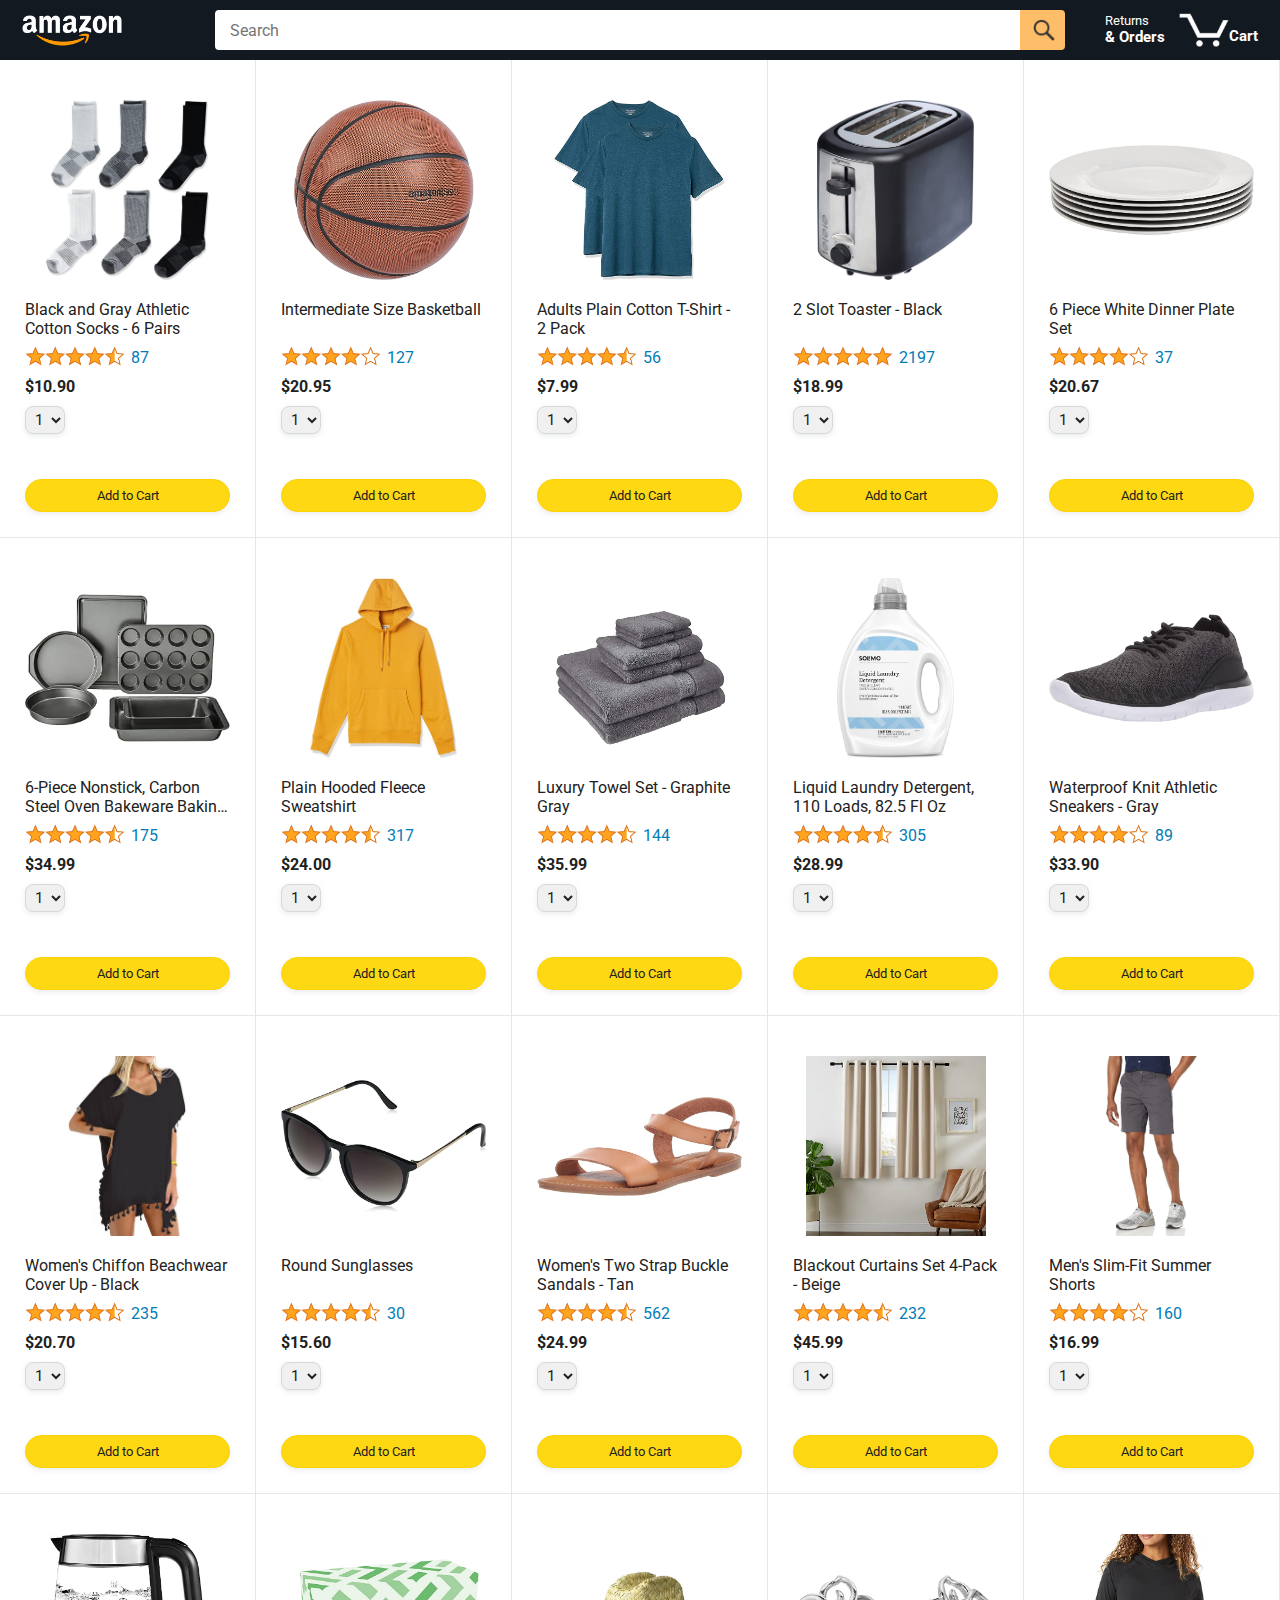
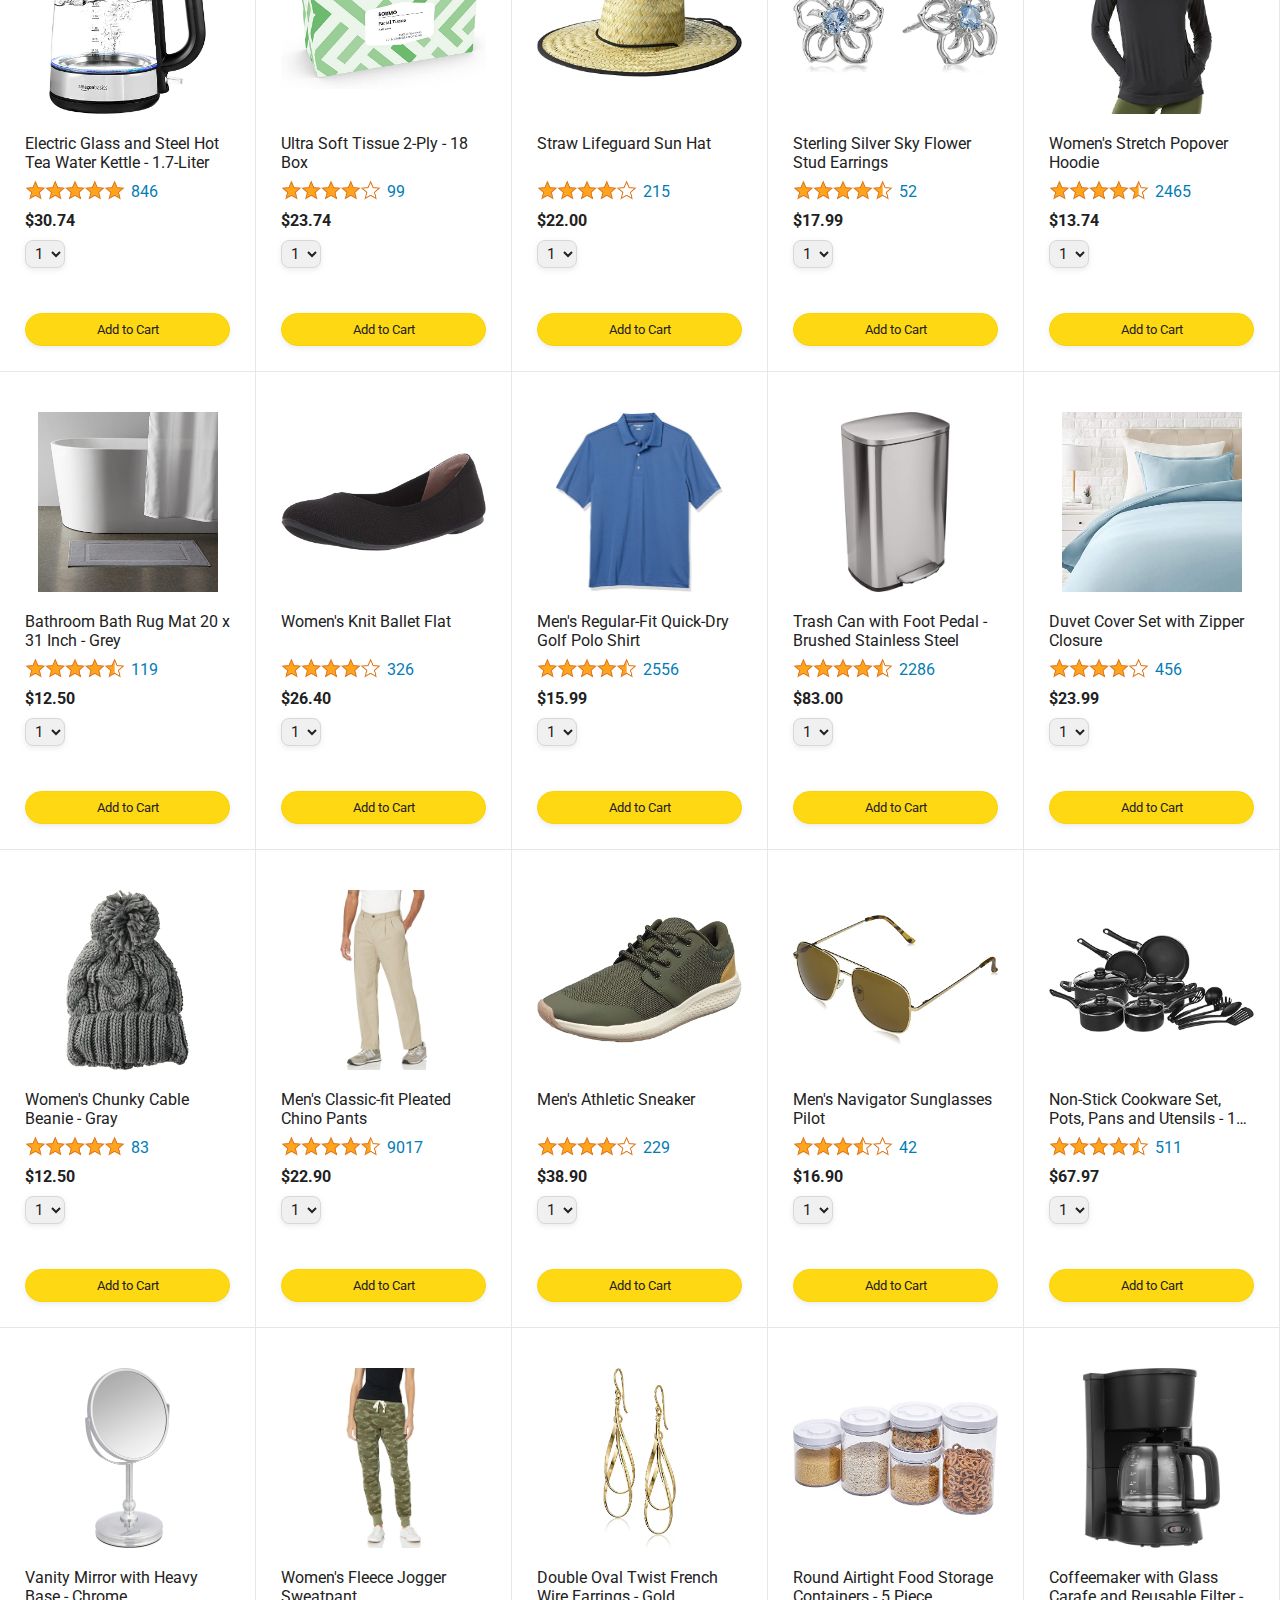
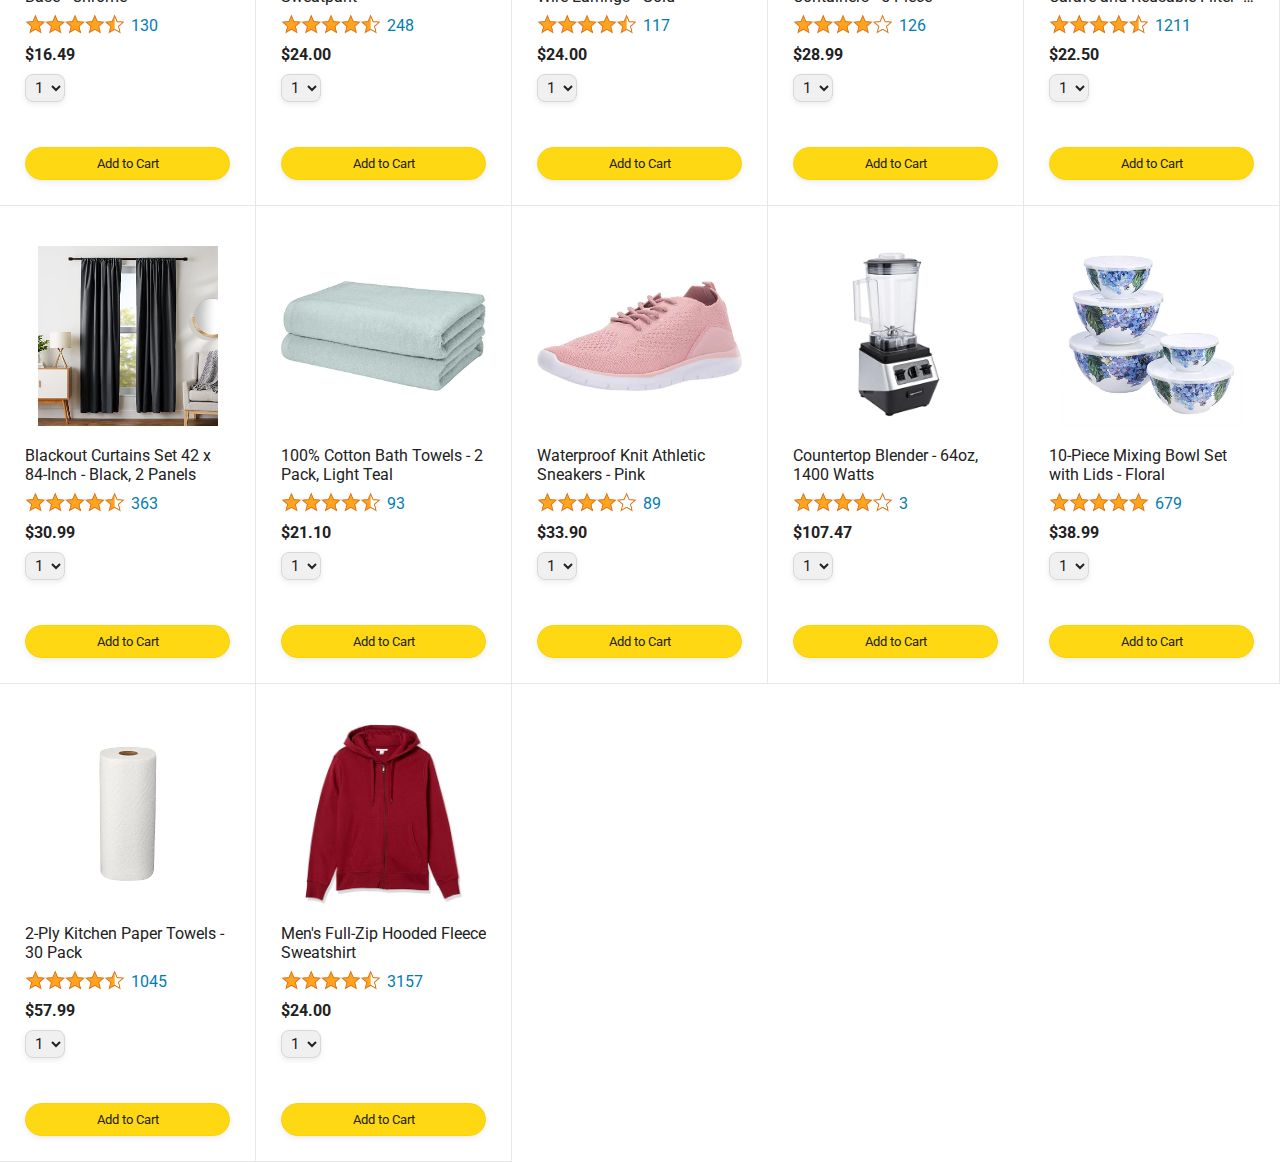
<file: index.html>
<!DOCTYPE html>
<html>
  <head>
    <title>Amazon Project</title>

    <!-- This code is needed for responsive design to work.
      (Responsive design = make the website look good on
      smaller screen sizes like a phone or a tablet). -->
    <meta name="viewport" content="width=device-width, initial-scale=1">
    <link rel="shortcut icon" href="images/amazon-mobile-logo.png" type="image/x-icon">

    <!-- Load a font called Roboto from Google Fonts. -->
    <link rel="preconnect" href="https://fonts.googleapis.com">
    <link rel="preconnect" href="https://fonts.gstatic.com" crossorigin>
    <link href="https://fonts.googleapis.com/css2?family=Roboto:wght@400;500;700&display=swap" rel="stylesheet">

    <!-- Here are the CSS files for this page. -->
    <link rel="stylesheet" href="styles/shared/general.css">
    <link rel="stylesheet" href="styles/shared/amazon-header.css">
    <link rel="stylesheet" href="styles/pages/amazon.css">
  </head>
  <body>
    <div class="amazon-header">
      <div class="amazon-header-left-section">
        <a href="index.html" class="header-link">
          <img class="amazon-logo"
            src="images/amazon-logo-white.png">
          <img class="amazon-mobile-logo"
            src="images/amazon-mobile-logo-white.png">
        </a>
      </div>

      <div class="amazon-header-middle-section">
        <input class="search-bar" type="text" placeholder="Search">

        <button class="search-button">
          <img class="search-icon" src="images/icons/search-icon.png">
        </button>
      </div>

      <div class="amazon-header-right-section">
        <a class="orders-link header-link" href="orders.html">
          <span class="returns-text">Returns</span>
          <span class="orders-text">& Orders</span>
        </a>

        <a class="cart-link header-link" href="checkout.html">
          <img class="cart-icon" src="images/icons/cart-icon.png">
          <div class="cart-quantity"></div>
          <div class="cart-text">Cart</div>
        </a>
      </div>
    </div>
    
    <div class="main">
      <div class="products-grid">
      </div>
    </div>

    <script src="data/products.js"></script>
    <script src="data/cart.js"></script>
    <script src="scripts/amazon.js"></script>
  </body>
</html>
</file>
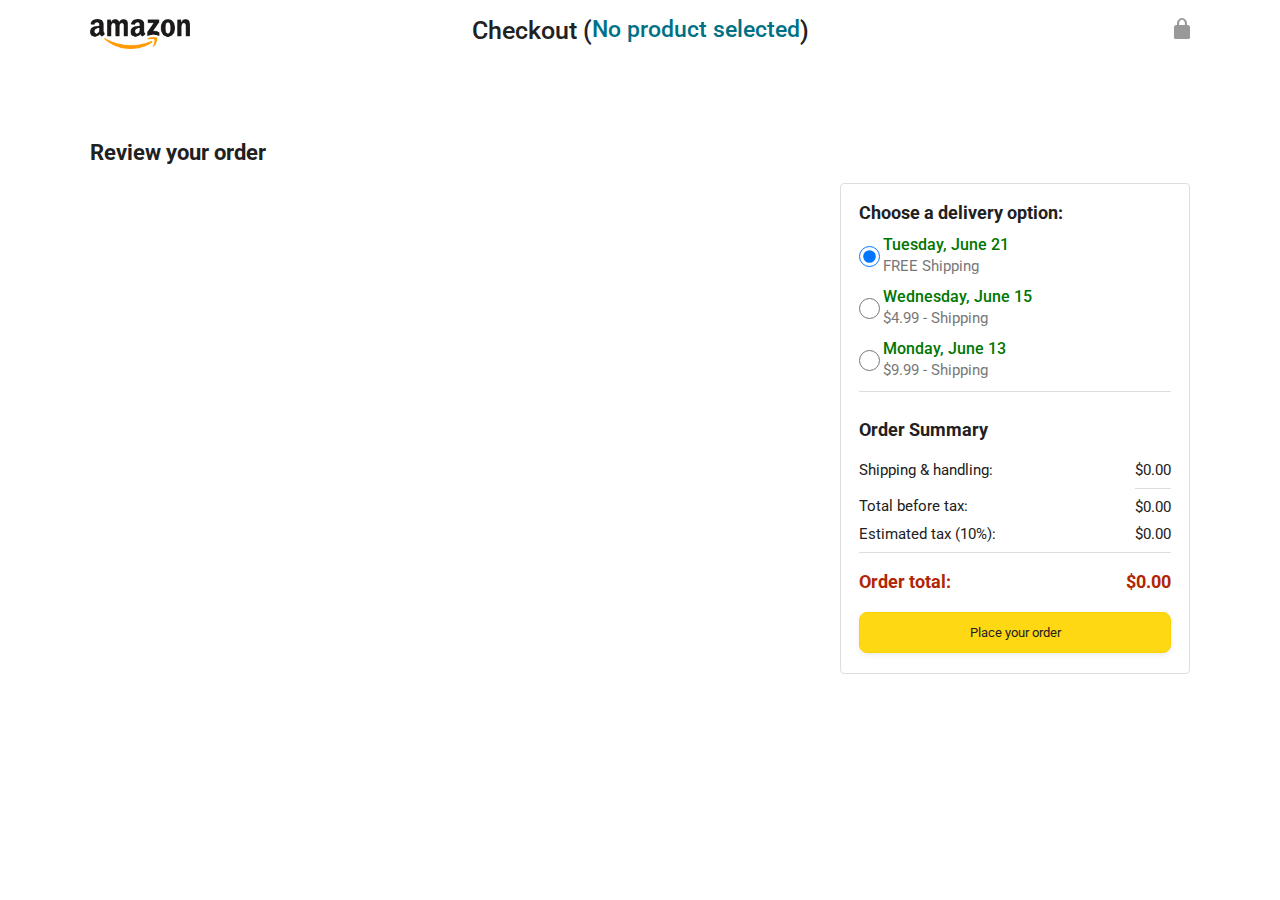
<file: checkout.html>
<!DOCTYPE html>
<html>
  <head>
    <title>Checkout</title>

    <!-- This code is needed for responsive design to work.
      (Responsive design = make the website look good on
      smaller screen sizes like a phone or a tablet). -->
    <meta name="viewport" content="width=device-width, initial-scale=1">
    <link rel="shortcut icon" href="images/amazon-mobile-logo.png" type="image/x-icon">

    <!-- Load a font called Roboto from Google Fonts. -->
    <link rel="preconnect" href="https://fonts.googleapis.com">
    <link rel="preconnect" href="https://fonts.gstatic.com" crossorigin>
    <link href="https://fonts.googleapis.com/css2?family=Roboto:wght@400;500;700&display=swap" rel="stylesheet">

    <!-- Here are the CSS files for this page. -->
    <link rel="stylesheet" href="styles/shared/general.css">
    <link rel="stylesheet" href="styles/pages/checkout/checkout-header.css">
    <link rel="stylesheet" href="styles/pages/checkout/checkout.css">
  </head>
  <body>

    <div class="checkout-header">
      <div class="header-content">
        <div class="checkout-header-left-section">
          <a href="index.html">
            <img class="amazon-logo" src="images/amazon-logo.png">
            <img class="amazon-mobile-logo" src="images/amazon-mobile-logo.png">
          </a>
        </div>

        <div class="checkout-header-middle-section">
          Checkout (<a class="return-to-home-link"
            href="index.html">No product selected</a>)
        </div>

        <div class="checkout-header-right-section">
          <img src="images/icons/checkout-lock-icon.png">
        </div>
      </div>
    </div>

    <div class="main">
      <div class="page-title">Review your order</div>

      <div class="checkout-grid">
        <div class="order-summary">
        </div>

        <div class="payment-summary">


          <div class="delivery-options">
            <div class="payment-summary-title">
              Choose a delivery option:
            </div>
            <div class="delivery-option">
              <input type="radio" checked
                class="delivery-option-input"
                name="delivery-option-1">
              <div>
                <div class="delivery-option-date day7">
                  Tuesday, June 21
                </div>
                <div class="delivery-option-price">
                  FREE Shipping
                </div>
              </div>
            </div>
            <div class="delivery-option">
              <input type="radio"
                class="delivery-option-input"
                name="delivery-option-2">
              <div>
                <div class="delivery-option-date day3">
                  Wednesday, June 15
                </div>
                <div class="delivery-option-price">
                  $4.99 - Shipping
                </div>
              </div>
            </div>
            <div class="delivery-option">
              <input type="radio"
                class="delivery-option-input"
                name="delivery-option-3">
              <div>
                <div class="delivery-option-date day1">
                  Monday, June 13
                </div>
                <div class="delivery-option-price">
                  $9.99 - Shipping
                </div>
              </div>
            </div>
          </div>

          <div class="payment-summary-row total-row"></div>

          <div class="payment-summary-title">
            Order Summary
          </div>

          <div class="payment-summary-row">
            <div class="items"></div>
            <div class="payment-summary-money"></div>
          </div>

          <div class="payment-summary-row">
            <div>Shipping &amp; handling:</div>
            <div class="Shipping-and-handling">$0.00</div>
          </div>

          <div class="payment-summary-row subtotal-row">
            <div>Total before tax:</div>
            <div class="payment-summary-money before-tax">$0.00</div>
          </div>

          <div class="payment-summary-row">
            <div>Estimated tax (10%):</div>
            <div class="payment-summary-money estimated-tax">$0.00</div>
          </div>

          <div class="payment-summary-row total-row">
            <div>Order total:</div>
            <div class="payment-summary-money order-total">$0.00</div>
          </div>

          <button class="place-order-button button-primary">
            Place your order
          </button>
        </div>

      </div>
    </div>

    <script src="data/cart.js"></script>
    <script src="data/products.js"></script>
    <script src="https://momentjs.com/downloads/moment.js"></script>
    <script src="scripts/checkout.js"></script>
</body>
</html>
</file>
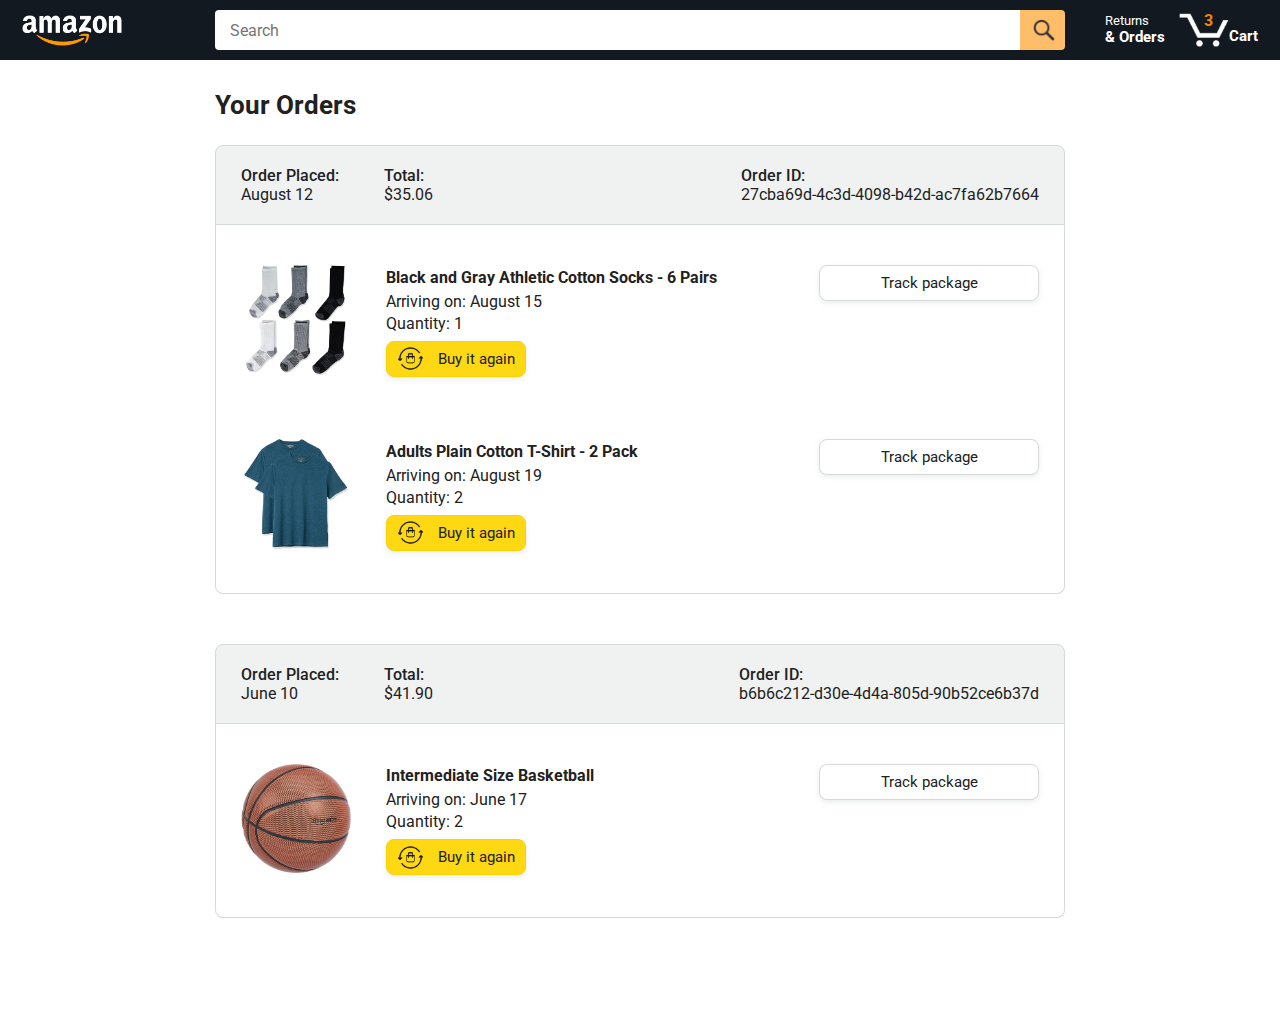
<file: orders.html>
<!DOCTYPE html>
<html>
  <head>
    <title>Orders</title>

    <!-- This code is needed for responsive design to work.
      (Responsive design = make the website look good on
      smaller screen sizes like a phone or a tablet). -->
    <meta name="viewport" content="width=device-width, initial-scale=1">
    <link rel="shortcut icon" href="images/amazon-mobile-logo.png" type="image/x-icon">

    <!-- Load a font called Roboto from Google Fonts. -->
    <link rel="preconnect" href="https://fonts.googleapis.com">
    <link rel="preconnect" href="https://fonts.gstatic.com" crossorigin>
    <link href="https://fonts.googleapis.com/css2?family=Roboto:wght@400;500;700&display=swap" rel="stylesheet">

    <!-- Here are the CSS files for this page. -->
    <link rel="stylesheet" href="styles/shared/general.css">
    <link rel="stylesheet" href="styles/shared/amazon-header.css">
    <link rel="stylesheet" href="styles/pages/orders.css">
  </head>
  <body>
    <div class="amazon-header">
      <div class="amazon-header-left-section">
        <a href="index.html" class="header-link">
          <img class="amazon-logo"
            src="images/amazon-logo-white.png">
          <img class="amazon-mobile-logo"
            src="images/amazon-mobile-logo-white.png">
        </a>
      </div>

      <div class="amazon-header-middle-section">
        <input class="search-bar" type="text" placeholder="Search">

        <button class="search-button">
          <img class="search-icon" src="images/icons/search-icon.png">
        </button>
      </div>

      <div class="amazon-header-right-section">
        <a class="orders-link header-link" href="orders.html">
          <span class="returns-text">Returns</span>
          <span class="orders-text">& Orders</span>
        </a>

        <a class="cart-link header-link" href="checkout.html">
          <img class="cart-icon" src="images/icons/cart-icon.png">
          <div class="cart-quantity">3</div>
          <div class="cart-text">Cart</div>
        </a>
      </div>
    </div>

    <div class="main">
      <div class="page-title">Your Orders</div>

      <div class="orders-grid">
        <div class="order-container">
          
          <div class="order-header">
            <div class="order-header-left-section">
              <div class="order-date">
                <div class="order-header-label">Order Placed:</div>
                <div>August 12</div>
              </div>
              <div class="order-total">
                <div class="order-header-label">Total:</div>
                <div>$35.06</div>
              </div>
            </div>

            <div class="order-header-right-section">
              <div class="order-header-label">Order ID:</div>
              <div>27cba69d-4c3d-4098-b42d-ac7fa62b7664</div>
            </div>
          </div>

          <div class="order-details-grid">
            <div class="product-image-container">
              <img src="images/products/athletic-cotton-socks-6-pairs.jpg">
            </div>

            <div class="product-details">
              <div class="product-name">
                Black and Gray Athletic Cotton Socks - 6 Pairs
              </div>
              <div class="product-delivery-date">
                Arriving on: August 15
              </div>
              <div class="product-quantity">
                Quantity: 1
              </div>
              <button class="buy-again-button button-primary">
                <img class="buy-again-icon" src="images/icons/buy-again.png">
                <span class="buy-again-message">Buy it again</span>
              </button>
            </div>

            <div class="product-actions">
              <a href="tracking.html">
                <button class="track-package-button button-secondary">
                  Track package
                </button>
              </a>
            </div>

            <div class="product-image-container">
              <img src="images/products/adults-plain-cotton-tshirt-2-pack-teal.jpg">
            </div>

            <div class="product-details">
              <div class="product-name">
                Adults Plain Cotton T-Shirt - 2 Pack
              </div>
              <div class="product-delivery-date">
                Arriving on: August 19
              </div>
              <div class="product-quantity">
                Quantity: 2
              </div>
              <button class="buy-again-button button-primary">
                <img class="buy-again-icon" src="images/icons/buy-again.png">
                <span class="buy-again-message">Buy it again</span>
              </button>
            </div>

            <div class="product-actions">
              <a href="tracking.html">
                <button class="track-package-button button-secondary">
                  Track package
                </button>
              </a>
            </div>
          </div>
        </div>

        <div class="order-container">

          <div class="order-header">
            <div class="order-header-left-section">
              <div class="order-date">
                <div class="order-header-label">Order Placed:</div>
                <div>June 10</div>
              </div>
              <div class="order-total">
                <div class="order-header-label">Total:</div>
                <div>$41.90</div>
              </div>
            </div>

            <div class="order-header-right-section">
              <div class="order-header-label">Order ID:</div>
              <div>b6b6c212-d30e-4d4a-805d-90b52ce6b37d</div>
            </div>
          </div>

          <div class="order-details-grid">
            <div class="product-image-container">
              <img src="images/products/intermediate-composite-basketball.jpg">
            </div>

            <div class="product-details">
              <div class="product-name">
                Intermediate Size Basketball
              </div>
              <div class="product-delivery-date">
                Arriving on: June 17
              </div>
              <div class="product-quantity">
                Quantity: 2
              </div>
              <button class="buy-again-button button-primary">
                <img class="buy-again-icon" src="images/icons/buy-again.png">
                <span class="buy-again-message">Buy it again</span>
              </button>
            </div>

            <div class="product-actions">
              <a href="tracking.html">
                <button class="track-package-button button-secondary">
                  Track package
                </button>
              </a>
            </div>
          </div>
        </div>
      </div>
    </div>
  </body>
</html>
</file>
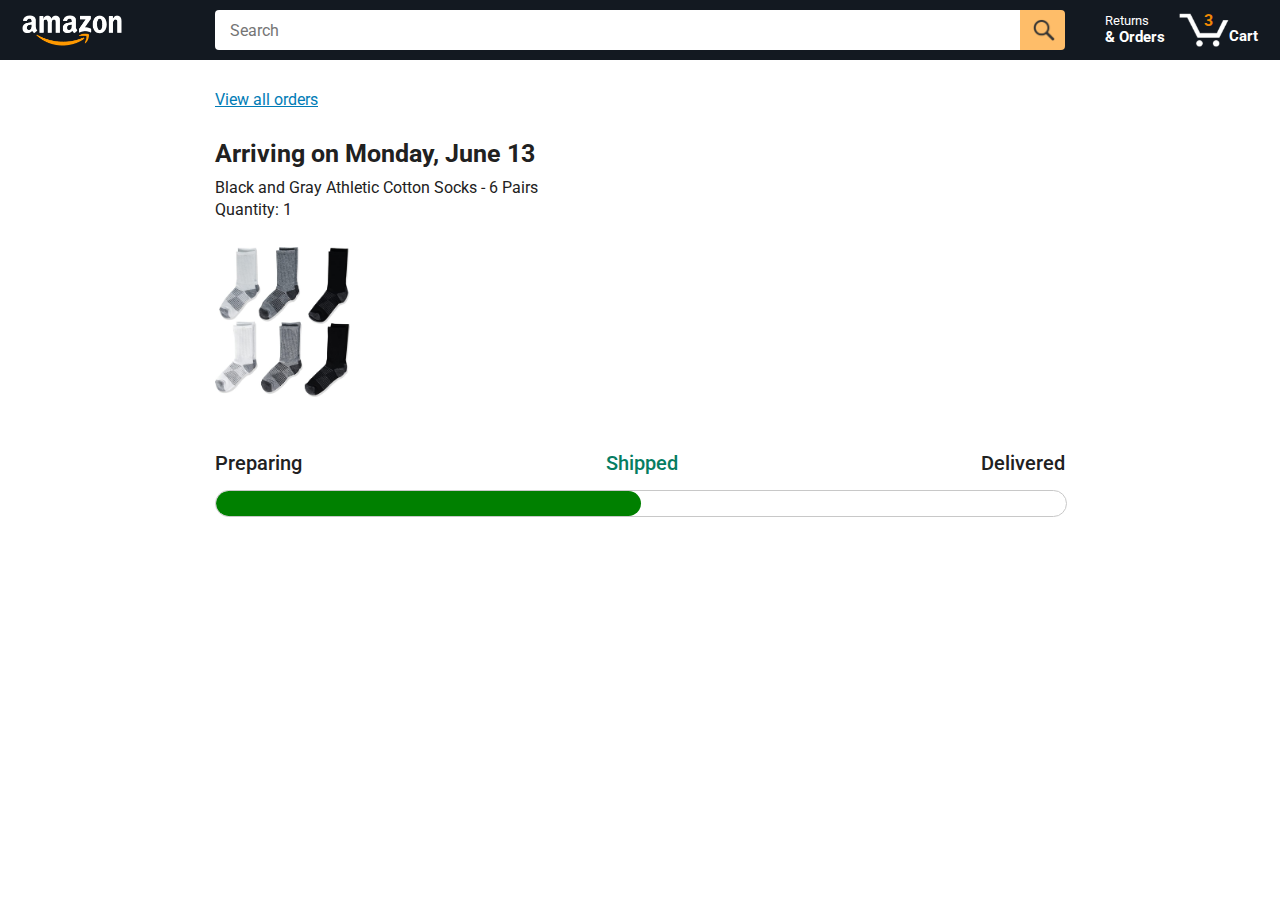
<file: tracking.html>
<!DOCTYPE html>
<html>
  <head>
    <title>Tracking</title>

    <!-- This code is needed for responsive design to work.
      (Responsive design = make the website look good on
      smaller screen sizes like a phone or a tablet). -->
    <meta name="viewport" content="width=device-width, initial-scale=1">
    <link rel="shortcut icon" href="images/amazon-mobile-logo.png" type="image/x-icon">

    <!-- Load a font called Roboto from Google Fonts. -->
    <link rel="preconnect" href="https://fonts.googleapis.com">
    <link rel="preconnect" href="https://fonts.gstatic.com" crossorigin>
    <link href="https://fonts.googleapis.com/css2?family=Roboto:wght@400;500;700&display=swap" rel="stylesheet">

    <!-- Here are the CSS files for this page. -->
    <link rel="stylesheet" href="styles/shared/general.css">
    <link rel="stylesheet" href="styles/shared/amazon-header.css">
    <link rel="stylesheet" href="styles/pages/tracking.css">
  </head>
  <body>
    <div class="amazon-header">
      <div class="amazon-header-left-section">
        <a href="index.html" class="header-link">
          <img class="amazon-logo"
            src="images/amazon-logo-white.png">
          <img class="amazon-mobile-logo"
            src="images/amazon-mobile-logo-white.png">
        </a>
      </div>

      <div class="amazon-header-middle-section">
        <input class="search-bar" type="text" placeholder="Search">

        <button class="search-button">
          <img class="search-icon" src="images/icons/search-icon.png">
        </button>
      </div>

      <div class="amazon-header-right-section">
        <a class="orders-link header-link" href="orders.html">
          <span class="returns-text">Returns</span>
          <span class="orders-text">& Orders</span>
        </a>

        <a class="cart-link header-link" href="checkout.html">
          <img class="cart-icon" src="images/icons/cart-icon.png">
          <div class="cart-quantity">3</div>
          <div class="cart-text">Cart</div>
        </a>
      </div>
    </div>

    <div class="main">
      <div class="order-tracking">
        <a class="back-to-orders-link link-primary" href="orders.html">
          View all orders
        </a>

        <div class="delivery-date">
          Arriving on Monday, June 13
        </div>

        <div class="product-info">
          Black and Gray Athletic Cotton Socks - 6 Pairs
        </div>

        <div class="product-info">
          Quantity: 1
        </div>

        <img class="product-image" src="images/products/athletic-cotton-socks-6-pairs.jpg">

        <div class="progress-labels-container">
          <div class="progress-label">
            Preparing
          </div>
          <div class="progress-label current-status">
            Shipped
          </div>
          <div class="progress-label">
            Delivered
          </div>
        </div>

        <div class="progress-bar-container">
          <div class="progress-bar"></div>
        </div>
      </div>
    </div>
  </body>
</html>
</file>
<file: styles/shared/general.css>
body {
  font-family: Roboto, Arial;
  color: rgb(33, 33, 33);
  /* The <body> element has a default margin of 8px
     on all sides. This removes the default margins. */
  margin: 0;
}

/* <p> elements have a default margin on the top
   and bottom. This removes the default margins. */
p {
  margin: 0;
}

button {
  cursor: pointer;
}

select {
  cursor: pointer;
}

input, select, button {
  font-family: Roboto, Arial;
}

.button-primary {
  color: rgb(33, 33, 33);
  background-color: rgb(255, 216, 20);
  border: 1px solid rgb(252, 210, 0);
  border-radius: 8px;
  cursor: pointer;
  box-shadow: 0 2px 5px rgba(213, 217, 217, 0.5);
}

.button-primary:hover {
  background-color: rgb(247, 202, 0);
  border: 1px solid rgb(242, 194, 0);
}

.button-primary:active {
  background: rgb(255, 216, 20);
  border-color: rgb(252, 210, 0);
  box-shadow: none;
}

.button-secondary {
  color: rgb(33, 33, 33);
  background: white;
  border: 1px solid rgb(213, 217, 217);
  border-radius: 8px;
  cursor: pointer;
  box-shadow: 0 2px 5px rgba(213, 217, 217, 0.5);
}

.button-secondary:hover {
  background-color: rgb(247, 250, 250);
}

.button-secondary:active {
  background-color: rgb(237, 253, 255);
  box-shadow: none;
}

/* These styles will limit text to 2 lines. Anything
   beyond 2 lines will be replaced with "..."
   You can find this code by using an A.I. tool or by
   searching in Google.
   https://css-tricks.com/almanac/properties/l/line-clamp/ */
.limit-text-to-2-lines {
  display: -webkit-box;
  -webkit-line-clamp: 2;
  -webkit-box-orient: vertical;
  overflow: hidden;
}

.link-primary {
  color: rgb(1, 124, 182);
  cursor: pointer;
}

.link-primary:hover {
  color: rgb(196, 80, 0);
}

/* Styles for dropdown selectors. */
select {
  color: rgb(33, 33, 33);
  background-color: rgb(240, 240, 240);
  border: 1px solid rgb(213, 217, 217);
  border-radius: 8px;
  padding: 3px 5px;
  font-size: 15px;
  cursor: pointer;
  box-shadow: 0 2px 5px rgba(213, 217, 217, 0.5);
}

select:focus,
input:focus {
  outline: 2px solid rgb(255, 153, 0);
}

.limit {
  overflow: hidden;
  text-overflow: ellipsis;
  display: -webkit-box;
  -webkit-line-clamp: 5; /* Adjust the number of lines to show */
  -webkit-box-orient: vertical;
}

.update-quantity-link{
  background-color: rgba(255, 222, 173, 0);
  border: none;
  font-size: medium;
}
</file>
<file: styles/shared/amazon-header.css>
.amazon-header {
  background-color: rgb(19, 25, 33);
  color: white;
  padding-left: 15px;
  padding-right: 15px;

  display: flex;
  align-items: center;
  justify-content: space-between;

  position: fixed;
  top: 0;
  left: 0;
  right: 0;
  height: 60px;
}

.amazon-header-left-section {
  width: 180px;
}

@media (max-width: 800px) {
  .amazon-header-left-section {
    width: unset;
  }
}

.header-link {
  display: inline-block;
  padding: 6px;
  border-radius: 2px;
  cursor: pointer;
  text-decoration: none;
  border: 1px solid rgba(0, 0, 0, 0);
}

.header-link:hover {
  border: 1px solid white;
}

.amazon-logo {
  width: 100px;
  margin-top: 5px;
}

.amazon-mobile-logo {
  display: none;
}

@media (max-width: 575px) {
  .amazon-logo {
    display: none;
  }

  .amazon-mobile-logo {
    display: block;
    height: 35px;
    margin-top: 5px;
  }
}

.amazon-header-middle-section {
  flex: 1;
  max-width: 850px;
  margin-left: 10px;
  margin-right: 10px;
  display: flex;
}

.search-bar {
  flex: 1;
  width: 0;
  font-size: 16px;
  height: 38px;
  padding-left: 15px;
  border: none;
  border-top-left-radius: 4px;
  border-bottom-left-radius: 4px;
  border-top-right-radius: 0;
  border-bottom-right-radius: 0;
}

.search-button {
  background-color: rgb(254, 189, 105);
  border: none;
  width: 45px;
  height: 40px;
  border-top-right-radius: 4px;
  border-bottom-right-radius: 4px;
  flex-shrink: 0;
}

.search-icon {
  height: 22px;
  margin-left: 2px;
  margin-top: 3px;
}

.amazon-header-right-section {
  width: 180px;
  flex-shrink: 0;
  display: flex;
  justify-content: end;
}

.orders-link {
  color: white;
}

.returns-text {
  display: block;
  font-size: 13px;
}

.orders-text {
  display: block;
  font-size: 15px;
  font-weight: 700;
}

.cart-link {
  color: white;
  display: flex;
  align-items: center;
  position: relative;
}

.cart-icon {
  width: 50px;
}

.cart-text {
  margin-top: 12px;
  font-size: 15px;
  font-weight: 700;
}

.cart-quantity {
  color: rgb(240, 136, 4);
  font-size: 16px;
  font-weight: 700;

  position: absolute;
  top: 4px;
  left: 22px;
  
  width: 26px;
  text-align: center;
}
</file>
<file: styles/pages/amazon.css>
body{
  font-family: Roboto, Arial;
}

.main {
  margin-top: 60px;
}

.products-grid {
  display: grid;

  /* - In CSS Grid, 1fr means a column will take up the
       remaining space in the grid.
     - If we write 1fr 1fr ... 1fr; 8 times, this will
       divide the grid into 8 columns, each taking up an
       equal amount of the space.
     - repeat(8, 1fr); is a shortcut for repeating "1fr"
       8 times (instead of typing out "1fr" 8 times).
       repeat(...) is a special property that works with
       display: grid; */
  grid-template-columns: repeat(8, 1fr);
}

/* @media is used to create responsive design (making the
   website look good on any screen size). This @media
   means when the screen width is 2000px or less, we
   will divide the grid into 7 columns instead of 8. */
@media (max-width: 2000px) {
  .products-grid {
    grid-template-columns: repeat(7, 1fr);
  }
}

/* This @media means when the screen width is 1600px or
   less, we will divide the grid into 6 columns. */
@media (max-width: 1600px) {
  .products-grid {
    grid-template-columns: repeat(6, 1fr);
  }
}

@media (max-width: 1300px) {
  .products-grid {
    grid-template-columns: repeat(5, 1fr);
  }
}

@media (max-width: 1000px) {
  .products-grid {
    grid-template-columns: repeat(4, 1fr);
  }
}

@media (max-width: 800px) {
  .products-grid {
    grid-template-columns: repeat(3, 1fr);
  }
}

@media (max-width: 575px) {
  .products-grid {
    grid-template-columns: repeat(2, 1fr);
  }
}

@media (max-width: 450px) {
  .products-grid {
    grid-template-columns: 1fr;
  }
}

.product-container {
  padding-top: 40px;
  padding-bottom: 25px;
  padding-left: 25px;
  padding-right: 25px;

  border-right: 1px solid rgb(231, 231, 231);
  border-bottom: 1px solid rgb(231, 231, 231);

  display: flex;
  flex-direction: column;
}

.product-image-container {
  display: flex;
  justify-content: center;
  align-items: center;

  height: 180px;
  margin-bottom: 20px;
}

.product-image {
  /* Images will overflow their container by default. To
    prevent this, we set max-width and max-height to 100%
    so they stay inside their container. */
  max-width: 100%;
  max-height: 100%;
}

.product-name {
  height: 40px;
  margin-bottom: 5px;
}

.product-rating-container {
  display: flex;
  align-items: center;
  margin-bottom: 10px;
}

.product-rating-stars {
  width: 100px;
  margin-right: 6px;
}

.product-rating-count {
  color: rgb(1, 124, 182);
  cursor: pointer;
  margin-top: 3px;
}

.product-price {
  font-weight: 700;
  margin-bottom: 10px;
}

.product-quantity-container {
  margin-bottom: 17px;
}

.product-spacer {
  flex: 1;
}

.added-to-cart {
  color: rgb(6, 125, 98);
  font-size: 16px;

  display: flex;
  align-items: center;
  margin-bottom: 8px;

  /* At first, the "Added to cart" message will
     be invisible. Use JavaScript to change the
     opacity and make it visible. */
  opacity: 0;
}

.added-to-cart img {
  height: 20px;
  margin-right: 5px;
}

.add-to-cart-button {
  width: 100%;
  padding: 8px;
  border-radius: 50px;
}
</file>
<file: styles/pages/checkout/checkout-header.css>
.checkout-header {
  height: 60px;
  padding-left: 30px;
  padding-right: 30px;
  background-color: white;

  display: flex;
  justify-content: center;

  position: fixed;
  top: 0;
  left: 0;
  right: 0;
  z-index: 1000;
}

.header-content {
  width: 100%;
  max-width: 1100px;

  display: flex;
  align-items: center;
}

.checkout-header-left-section {
  width: 150px;
}

.amazon-logo {
  width: 100px;
  margin-top: 12px;
}

.amazon-mobile-logo {
  display: none;
}

/* @media is used to create responsive design (making the
   website look good on any screen size). This @media
   means when the screen width is 575px or less, different
   styles (inside the {...}) will be applied. */
@media (max-width: 575px) {
  .checkout-header-left-section {
    width: auto;
  }

  .amazon-logo {
    display: none;
  }

  .amazon-mobile-logo {
    display: inline-block;
    height: 35px;
    margin-top: 5px;
  }
}

.checkout-header-middle-section {
  flex: 1;
  flex-shrink: 0;
  text-align: center;

  font-size: 25px;
  font-weight: 500;

  display: flex;
  justify-content: center;
}

.return-to-home-link {
  color: rgb(0, 113, 133);
  font-size: 23px;
  text-decoration: none;
  cursor: pointer;
}

@media (max-width: 1000px) {
  .checkout-header-middle-section {
    font-size: 20px;
    margin-right: 60px;
  }

  .return-to-home-link {
    font-size: 18px;
  }
}

@media (max-width: 575px) {
  .checkout-header-middle-section {
    margin-right: 5px;
  }
}

.checkout-header-right-section {
  text-align: right;
  width: 150px;
}

@media (max-width: 1000px) {
  .checkout-header-right-section {
    width: auto;
  }
}
</file>
<file: styles/pages/checkout/checkout.css>
.main {
  max-width: 1100px;
  padding-left: 30px;
  padding-right: 30px;

  margin-top: 140px;
  margin-bottom: 100px;

  /* margin-left: auto;
     margin-right auto;
     Is a trick for centering an element horizontally
     without needing a container. */
  margin-left: auto;
  margin-right: auto;
}

.page-title {
  font-weight: 700;
  font-size: 22px;
  margin-bottom: 18px;
}

.checkout-grid {
  display: grid;
  /* Here, 1fr means the first column will take
     up the remaining space in the grid. */
  grid-template-columns: 1fr 350px;
  column-gap: 12px;

  /* Use align-items: start; to prevent the elements
     in the grid from stretching vertically. */
  align-items: start;
}

@media (max-width: 1000px) {
  .main {
    max-width: 500px;
  }

  .checkout-grid {
    grid-template-columns: 1fr;
  }
}

.cart-item-container,
.payment-summary {
  border: 1px solid rgb(222, 222, 222);
  border-radius: 4px;
  padding: 18px;
}

.cart-item-container {
  margin-bottom: 12px;
}

.payment-summary {
  padding-bottom: 5px;
}

@media (max-width: 1000px) {
  .payment-summary {
    /* grid-row: 1 means this element will be placed into row
      1 in the grid. (Normally, the row that an element is
      placed in is determined by the order of the elements in
      the HTML. grid-row overrides this default ordering). */
    grid-row: 1;
    margin-bottom: 12px;
  }
}

.delivery-date {
  color: rgb(0, 118, 0);
  font-weight: 700;
  font-size: 19px;
  margin-top: 5px;
  margin-bottom: 22px;
}

.cart-item-details-grid {
  display: grid;
  /* 100px 1fr 1fr; means the 2nd and 3rd column will
     take up half the remaining space in the grid
     (they will divide up the remaining space evenly). */
  grid-template-columns: 100px 1fr 1fr;
  column-gap: 25px;
}

@media (max-width: 1000px) {
  .cart-item-details-grid {
    grid-template-columns: 100px 1fr;
    row-gap: 30px;
  }
}

.product-image {
  max-width: 100%;
  max-height: 120px;

  /* margin-left: auto;
     margin-right auto;
     Is a trick for centering an element horizontally
     without needing a container. */
  margin-left: auto;
  margin-right: auto;
}

.product-name {
  font-weight: 700;
  margin-bottom: 8px;
}

.product-price {
  color: rgb(177, 39, 4);
  font-weight: 700;
  margin-bottom: 5px;
}

.product-quantity .link-primary {
  margin-left: 3px;
}

@media (max-width: 1000px) {
  .delivery-options {
    /* grid-column: 1 means this element will be placed
       in column 1 in the grid. (Normally, the column that
       an element is placed in is determined by the order
       of the elements in the HTML. grid-column overrides
       this default ordering).
       
       / span 2 means this element will take up 2 columns
       in the grid (Normally, each element takes up 1
       column in the grid). */
    grid-column: 1 / span 2;
  }
}

.delivery-options-title {
  font-weight: 700;
  margin-bottom: 10px;
}

.delivery-option {
  display: grid;
  grid-template-columns: 24px 1fr;
  margin-bottom: 12px;
  cursor: pointer;
}

.delivery-option-input {
  margin-left: 0px;
  cursor: pointer;
}

.delivery-option-date {
  color: rgb(0, 118, 0);
  font-weight: 500;
  margin-bottom: 3px;
}

.delivery-option-price {
  color: rgb(120, 120, 120);
  font-size: 15px;
}

.payment-summary-title {
  font-weight: 700;
  font-size: 18px;
  margin-bottom: 12px;
}

.payment-summary-row {
  display: grid;
  /* 1fr auto; means the width of the 2nd column will be
     determined by the elements inside the column (auto).
     The 1st column will take up the remaining space. */
  grid-template-columns: 1fr auto;

  font-size: 15px;
  margin-bottom: 9px;
}

.payment-summary-money {
  text-align: right;
}

.subtotal-row .payment-summary-money {
  border-top: 1px solid rgb(222, 222, 222);
}

.subtotal-row div {
  padding-top: 9px;
}

.total-row {
  color: rgb(177, 39, 4);
  font-weight: 700;
  font-size: 18px;

  border-top: 1px solid rgb(222, 222, 222);
  padding-top: 18px;
}

.place-order-button {
  width: 100%;
  padding-top: 12px;
  padding-bottom: 12px;
  border-radius: 8px;

  margin-top: 11px;
  margin-bottom: 15px;
}
</file>
<file: styles/pages/orders.css>
.main {
  max-width: 850px;
  margin-top: 90px;
  margin-bottom: 100px;
  padding-left: 20px;
  padding-right: 20px;

  /* margin-left: auto;
     margin-right auto;
     Is a trick for centering an element horizontally
     without needing a container. */
  margin-left: auto;
  margin-right: auto;
}

.page-title {
  font-weight: 700;
  font-size: 26px;
  margin-bottom: 25px;
}

.orders-grid {
  display: grid;
  grid-template-columns: 1fr;
  row-gap: 50px;
}

.order-header {
  background-color: rgb(240, 242, 242);
  border: 1px solid rgb(213, 217, 217);

  display: flex;
  align-items: center;
  justify-content: space-between;

  padding: 20px 25px;
  border-top-left-radius: 8px;
  border-top-right-radius: 8px;
}

.order-header-left-section {
  display: flex;
  flex-shrink: 0;
}

.order-header-label {
  font-weight: 500;
}

.order-date,
.order-total {
  margin-right: 45px;
}

.order-header-right-section {
  flex-shrink: 1;
}

@media (max-width: 575px) {
  .order-header {
    flex-direction: column;
    align-items: start;
    line-height: 23px;
    padding: 15px;
  }

  .order-header-left-section {
    flex-direction: column;
  }

  .order-header-label {
    margin-right: 5px;
  }

  .order-date,
  .order-total {
    display: grid;
    grid-template-columns: auto 1fr;
    margin-right: 0;
  }

  .order-header-right-section {
    display: grid;
    grid-template-columns: auto 1fr;
  }
}

.order-details-grid {
  padding: 40px 25px;
  border: 1px solid rgb(213, 217, 217);
  border-top: none;
  border-bottom-left-radius: 8px;
  border-bottom-right-radius: 8px;

  display: grid;
  grid-template-columns: 110px 1fr 220px;
  column-gap: 35px;
  row-gap: 60px;
  align-items: center;
}

@media (max-width: 800px) {
  .order-details-grid {
    grid-template-columns: 110px 1fr;
    row-gap: 0;
    padding-bottom: 8px;
  }
}

@media (max-width: 450px) {
  .order-details-grid {
    grid-template-columns: 1fr;
  }
}

.product-image-container {
  text-align: center;
}

.product-image-container img {
  max-width: 110px;
  max-height: 110px;
}

.product-name {
  font-weight: 700;
  margin-bottom: 5px;
}

.product-delivery-date {
  margin-bottom: 3px;
}

.product-quantity {
  margin-bottom: 8px;
}

.buy-again-button {
  font-size: 15px;
  width: 140px;
  height: 36px;
  border-radius: 8px;

  display: flex;
  align-items: center;
  justify-content: center;
}

.buy-again-icon {
  width: 25px;
  margin-right: 15px;
}

.product-actions {
  align-self: start;
}

.track-package-button {
  width: 100%;
  font-size: 15px;
  padding: 8px;
}

@media (max-width: 800px) {
  .buy-again-button {
    margin-bottom: 10px;
  }

  .product-actions {
    /* grid-column: 2 means this element will be placed
       in column 2 in the grid. (Normally, the column that
       an element is placed in is determined by the order
       of the elements in the HTML. grid-column overrides
       this default ordering). */
    grid-column: 2;
    margin-bottom: 30px;
  }

  .track-package-button {
    width: 140px;
  }
}

@media (max-width: 450px) {
  .product-image-container {
    text-align: center;
    margin-bottom: 25px;
  }

  .product-image-container img {
    max-width: 150px;
    max-height: 150px;
  }

  .product-name {
    margin-bottom: 10px;
  }

  .product-quantity {
    margin-bottom: 15px;
  }

  .buy-again-button {
    width: 100%;
    margin-bottom: 15px;
  }

  .product-actions {
    /* grid-column: auto; undos grid-column: 2; from above.
       This element will now be placed in its normal column
       in the grid. */
    grid-column: auto;
    margin-bottom: 70px;
  }

  .track-package-button {
    width: 100%;
    padding: 12px;
  }
}
</file>
<file: styles/pages/tracking.css>
.main {
  max-width: 850px;
  margin-top: 90px;
  margin-bottom: 100px;
  padding-left: 30px;
  padding-right: 30px;

  /* margin-left: auto;
     margin-right auto;
     Is a trick for centering an element horizontally
     without needing a container. */
  margin-left: auto;
  margin-right: auto;
}

.back-to-orders-link {
  display: inline-block;
  margin-bottom: 30px;
}

.delivery-date {
  font-size: 25px;
  font-weight: 700;
  margin-bottom: 10px;
}

.product-info {
  margin-bottom: 3px;
}

.product-image {
  max-width: 150px;
  max-height: 150px;
  margin-top: 25px;
  margin-bottom: 50px;
}

.progress-labels-container {
  display: flex;
  justify-content: space-between;
  font-size: 20px;
  font-weight: 500;
  margin-bottom: 15px;
}

.current-status {
  color: rgb(6, 125, 98);
}

@media (max-width: 575px) {
  .progress-labels-container {
    font-size: 16px;
  }
}

@media (max-width: 450px) {
  .progress-labels-container {
    flex-direction: column;
    margin-bottom: 5px;
  }

  .progress-label {
    margin-bottom: 3px;
  }
}

.progress-bar-container {
  height: 25px;
  width: 100%;

  border: 1px solid rgb(200, 200, 200);
  border-radius: 50px;
  overflow: hidden;
}

.progress-bar {
  height: 100%;
  background-color: green;
  border-radius: 50px;
  width: 50%;
}
</file>
